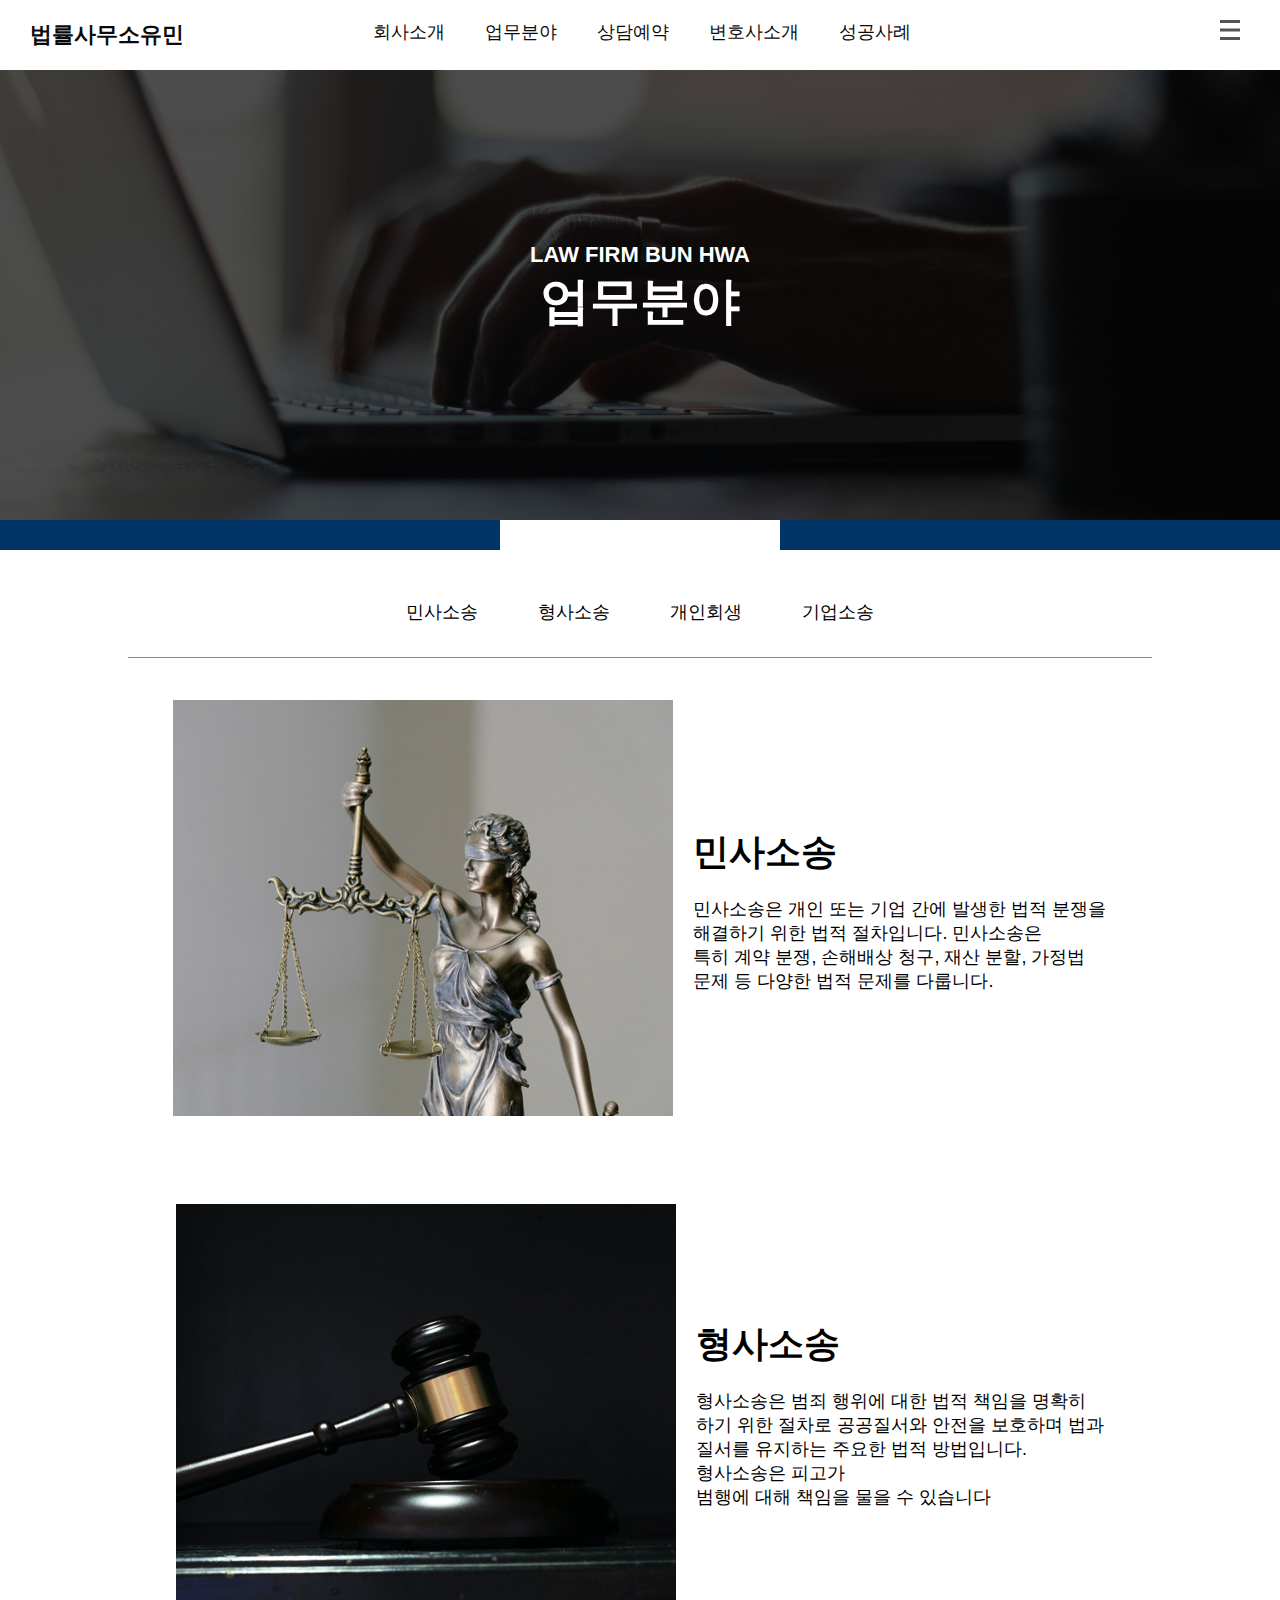
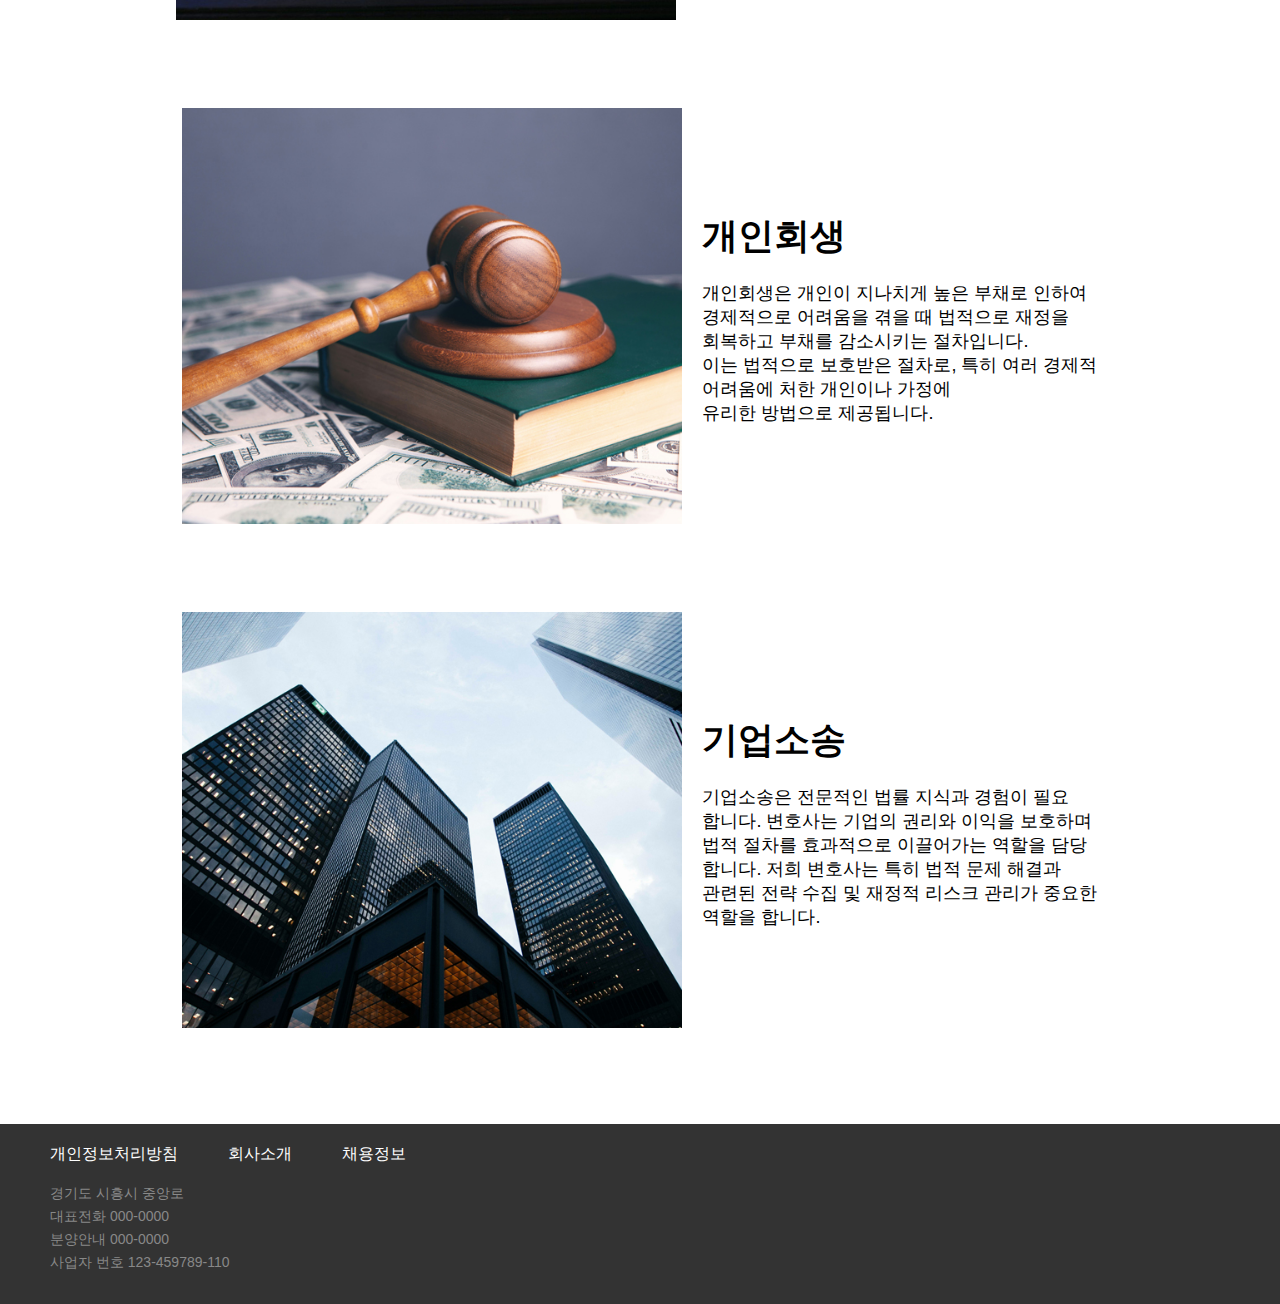
<file: work.html>
<!DOCTYPE html>
<html lang="ko">
  <head>
    <meta charset="UTF-8" />
    <meta name="viewport" content="width=device-width, initial-scale=1.0" />
    <title>Document</title>
    <link rel="stylesheet" href="css/work.css" />
   <script src="js/jquery-3.7.1.min.js"></script>
   <script src="js/work.js"></script>
  </head>
  <body>
    <header>
    <ul class="menu">
        <li class="umin"><a href="index.html">법률사무소유민</a></li>
        <li>
          <ul class="menu2">
            <li><a href="main.html">회사소개</a></li>
            <li><a href="work.html">업무분야</a></li>
            <li><a href="wegam.html">상담예약</a></li>
            <li><a href="">변호사소개</a></li>
            <li><a href="">성공사례</a></li>
          </ul>
        </li>
        <li>
          <div class="hamburger">
            <div class="xe">
              <div class="top"></div>
              <div class="mi"></div>
              <div class="bottom"></div>
            </div>
          </div>
        </li>
      </ul>
    </div>
  </div>
  <div class="overlay">
    <ul class="roll">
      <li>
        <ul>
          <li><a href="main.html">회사소개</a></li>
          <li><a href="main.html">업무분야</a></li>
        </ul>
      </li>
      <li><a href="wegam.html">상담예약</a></li>
      <li><a href="#">변호사소개</a></li>

      <li><a href="#">상담예약</a></li>
 

      </li>
      <li><a href="">고객센터</a></li>
    </ul>
  </div>
</header>
<div id="main">
    <div class="main"></div>
    <div class="text"><h4>LAW FIRM BUN HWA</h4>
    <h1>업무분야</h1>
    </div>
    <div class="blue1"></div>
    <div class="blue2"></div>
</div>
<div id="work">
<ul>
    <li id="showcivil" onclick="show
    civil()">민사소송</li>
        <li id="showdetective" onclick="showdetective()">형사소송</li>
            <li id="showindividual" onclick="showindividual()">개인회생</li>
                <li id="showenterprise" onclick="showenterprise()">기업소송</li>
</ul>
<div id="civil" class="seciton">
    <div>
        <div class="img"><img src="img/민사소송.jpg"></div>
    </div>
    <div class="text2">
        <h1>민사소송</h1>
        <p>민사소송은 개인 또는 기업 간에 발생한 법적 분쟁을<br>
           해결하기 위한 법적 절차입니다. 민사소송은 <Br>특히 계약 분쟁, 손해배상 청구, 재산 분할, 가정법 <br>문제 등 다양한 법적 문제를 다룹니다.</p>
    </div>
</div>
<div id="detective" class="seciton">
  <div>
      <div class="img"><img src="img/형사소성.jpg"></div>
  </div>
  <div class="text3">
      <h1>형사소송</h1>
      <p>형사소송은 범죄 행위에 대한 법적  책임을 명확히<br> 하기 위한 
        절차로 공공질서와 안전을 보호하며 법과<br> 질서를 유지하는  
        주요한 법적 방법입니다.<br> 형사소송은 피고가 <br>범행에 대해 
        책임을  물을 수 있습니다</p>
  </div>
</div>
<div id="individual" class="seciton">
  <div>
      <div class="img"><img src="img/개인회생2.jpg"></div>
  </div>
  <div class="text4">
      <h1>개인회생</h1>
      <p>개인회생은 개인이 지나치게 높은 부채로 인하여 <br>경제적으로
        어려움을 겪을 때 법적으로 재정을 <br>회복하고 부채를 감소시키는  
        절차입니다. <br> 이는 법적으로 보호받은 절차로, 특히 여러 경제적<br>
        어려움에 처한 개인이나 가정에 <br> 유리한 방법으로 
        제공됩니다.</p>
  </div>
</div>
<div id="enterprise" class="seciton">
  <div>
      <div class="img"><img src="img/기업.jpg"></div>
  </div>
  <div class="text5">
      <h1>기업소송</h1>
      <p>기업소송은 전문적인 법률 지식과 경험이 필요<br>합니다. 변호사는 기업의 권리와 이익을 보호하며<br> 법적 절차를 효과적으로 이끌어가는 역할을 담당<br>
      합니다. 저희 변호사는 특히 법적 문제 해결과<br> 관련된 전략 수집 및 재정적 리스크 관리가 중요한<br>
      역할을 합니다.
      
  </div>
</div>
</div>
</div>
</div>
<div id="footer">
  <ul>
    <li class="ring1">
    <ul>
    <li>개인정보처리방침</li>
    <li>회사소개</li>
    <li>채용정보</li>
  </ul>
  </li>
  <li class="color2">경기도 시흥시 중앙로</li>
  <li  class="color2">대표전화 000-0000</li>
  <li  class="color2">분양안내 000-0000</li>
  <li  class="color2">사업자 번호 123-459789-110</li>
  </ul>
  <ul class="font"><li><i class="fa-brands fa-youtube"></i></li>
  <li><i class="fa-brands fa-facebook"></i></li>
<li><i class="fa-brands fa-instagram"></i></ul>
</div>
  </body>
</html>
</file>
<file: css/work.css>
* {
  margin: 0px;
  padding: 0px;
}
a {
  color: rgb(10, 10, 10);
  text-decoration: none;
}
ul {
  list-style: none;
}
body {
  font-family: "Noto Sans KR", sans-serif;
  font-optical-sizing: auto;
  /* font-weight: weight; */
  font-style: normal;
  overflow-x: hidden;
}

/* 메뉴 */
.menu {
  margin: 0px auto;
  width: 100%;
  color: white;
  top: 0px;
  justify-content: space-between;
  display: flex;
}

.menu ul {
  display: flex;
}

.umin {
  color: black;
  padding: 20px;
  padding-left: 30px;
  font-weight: bold;
  font-size: 22px;
}
.menu2 {
  margin-left: -200px;
}

.menu2 li {
  font-size: 18px;
  padding: 20px;
}

.hamburger {
  padding: 20px;
  position: absolute;
  right: 20px;
}

.xe {
  display: block;
  width: 20px;
  height: 20px;
  cursor: pointer;
  position: relative;
}

.xe div {
  z-index: 999;
  position: absolute;
  width: 100%;
  height: 3px;
  background-color: #555;
  transition: 0.3s;
}

.top {
  left: 0px;
  top: 0%;
}

.mi {
  left: 0px;
  top: 50%;
  transform: translateY(-50%);
}

.bottom {
  left: 0px;
  top: 17px;
}

.active .top {
  top: 50%;
  transform: translate(-50%, -50%) rotate(-45deg);
}

.active .bottom {
  top: 50%;

  transform: translate(-50%, -50%) rotate(45deg);
}

.active .mi {
  display: none;
}
.overlay {
  text-align: center;
  position: fixed;
  top: 0;
  right: -100%;
  width: 100%;
  height: 100vh;
  background-color: #333333;
  color: white;
  transition: right 1s;
  display: flex;
  align-items: center;
  justify-content: center;
  z-index: 99;
}
.overlay a {
  color: white;
}
.overlay.active {
  right: 0;
}

body.overlay-active {
  height: 100vh;
  overflow: hidden !important;
  display: none;
}
.overlay li a {
  padding-top: 50px;
}
.overlay li {
  font-size: 22px;
  padding-top: 50px;
}

.overlay.on {
  overflow-y: hidden;
  display: fixed;
  right: 0%;
}
.off {
  right: 0%;
}

/* main */
.main {
  top: 7%;
  position: relative;
  background-position: center;
  background-repeat: no-repeat;
  background-size: cover;
  width: 100%;
  height: 50vh;
  background-image: url(../img/thomas-lefebvre-gp8BLyaTaA0-unsplash.jpg);
  filter: brightness(30%);
}
.text {
  text-align: center;
  color: white;
  position: absolute;
  top: 30%;
  left: 50%;
  transform: translate(-50%, -30%);
}
.text h4 {
  font-size: 22px;
}
.text h1 {
  font-size: 50px;
}
.blue1 {
  position: absolute;

  background-color: #003366;
  width: 500px;
  height: 30px;
}
.blue2 {
  position: absolute;
  right: 0px;
  background-color: #003366;
  width: 500px;
  height: 30px;
}

/* work */
#work ul {
  margin: 0px auto;
  width: 80%;
  border-bottom: 1px solid #888;
  margin-top: 50px;
  justify-content: center;
  display: flex;
}
#work li {
  cursor: pointer;
  justify-content: center;
  padding: 30px;
  font-size: 18px;
}
#work ul li {
  border-bottom: 3px solid transparent;
}
#work ul li:hover {
  border-bottom-color: #003366;
}
/* showdetective */
#civil {
  display: flex;
  align-items: center;
  justify-content: center;
  text-align: center;
}

#civil img {
  width: 500px;
  height: 500px;
  object-fit: contain;
}
.text2 {
  text-align: left; /* 텍스트는 왼쪽 정렬 */
  max-width: 50%; /* 원하는 너비로 조정 */
  margin-left: 20px; /* 왼쪽 여백 추가 */
}

.text2 h1,
.text2 p {
  margin: 0; /* 기본 마진 제거 */
}
.text2 h1 {
  margin-bottom: 20px;
  font-size: 36px;
}

.text2 p {
  font-size: 18px;
}

/* showdetective */

#detective {
  display: flex;
  align-items: center;
  justify-content: center;
  text-align: center;
}

#detective img {
  width: 500px;
  height: 500px;
  object-fit: contain;
}
.text3 {
  text-align: left; /* 텍스트는 왼쪽 정렬 */
  max-width: 50%; /* 원하는 너비로 조정 */
  margin-left: 20px; /* 왼쪽 여백 추가 */
}

.text3 h1,
.text3 p {
  margin: 0; /* 기본 마진 제거 */
}
.text3 h1 {
  margin-bottom: 20px;
  font-size: 36px;
}

.text3 p {
  font-size: 18px;
}

/* showindividual */
#individual {
  display: flex;
  align-items: center;
  justify-content: center;
  text-align: center;
}

#individual img {
  width: 500px;
  height: 500px;
  object-fit: contain;
}
.text4 {
  text-align: left; /* 텍스트는 왼쪽 정렬 */
  max-width: 50%; /* 원하는 너비로 조정 */
  margin-left: 20px; /* 왼쪽 여백 추가 */
}

.text4 h1,
.text4 p {
  margin: 0; /* 기본 마진 제거 */
}
.text4 h1 {
  margin-bottom: 20px;
  font-size: 36px;
}

.text4 p {
  font-size: 18px;
}
/* showenterprise */
#enterprise {
  display: flex;
  align-items: center;
  justify-content: center;
  text-align: center;
}

#enterprise img {
  width: 500px;
  height: 500px;
  object-fit: contain;
}
.text5 {
  text-align: left; /* 텍스트는 왼쪽 정렬 */
  max-width: 50%; /* 원하는 너비로 조정 */
  margin-left: 20px; /* 왼쪽 여백 추가 */
}

.text5 h1,
.text5 p {
  margin: 0; /* 기본 마진 제거 */
}
.text5 h1 {
  margin-bottom: 20px;
  font-size: 36px;
}

.text5 p {
  font-size: 18px;
}

/* footer */
#footer {
  margin-top: 50px;
  height: 20vh;
  width: 100%;
  display: flex;
  justify-content: space-between;
  color: white;
  background-color: #333333;
  padding-left: 50px;
}
.ring1 ul {
  display: flex;
}
.ring1 ul li {
  margin-top: 20px;
  margin-right: 50px;
  margin-bottom: 20px;
}
.font {
  margin-right: 80px;
  display: flex;
}
.font li {
  font-size: 30px;
  padding: 10px;
}
.color2 {
  padding-bottom: 5px;
  font-size: 14px;
  color: #888;
}
</file>
